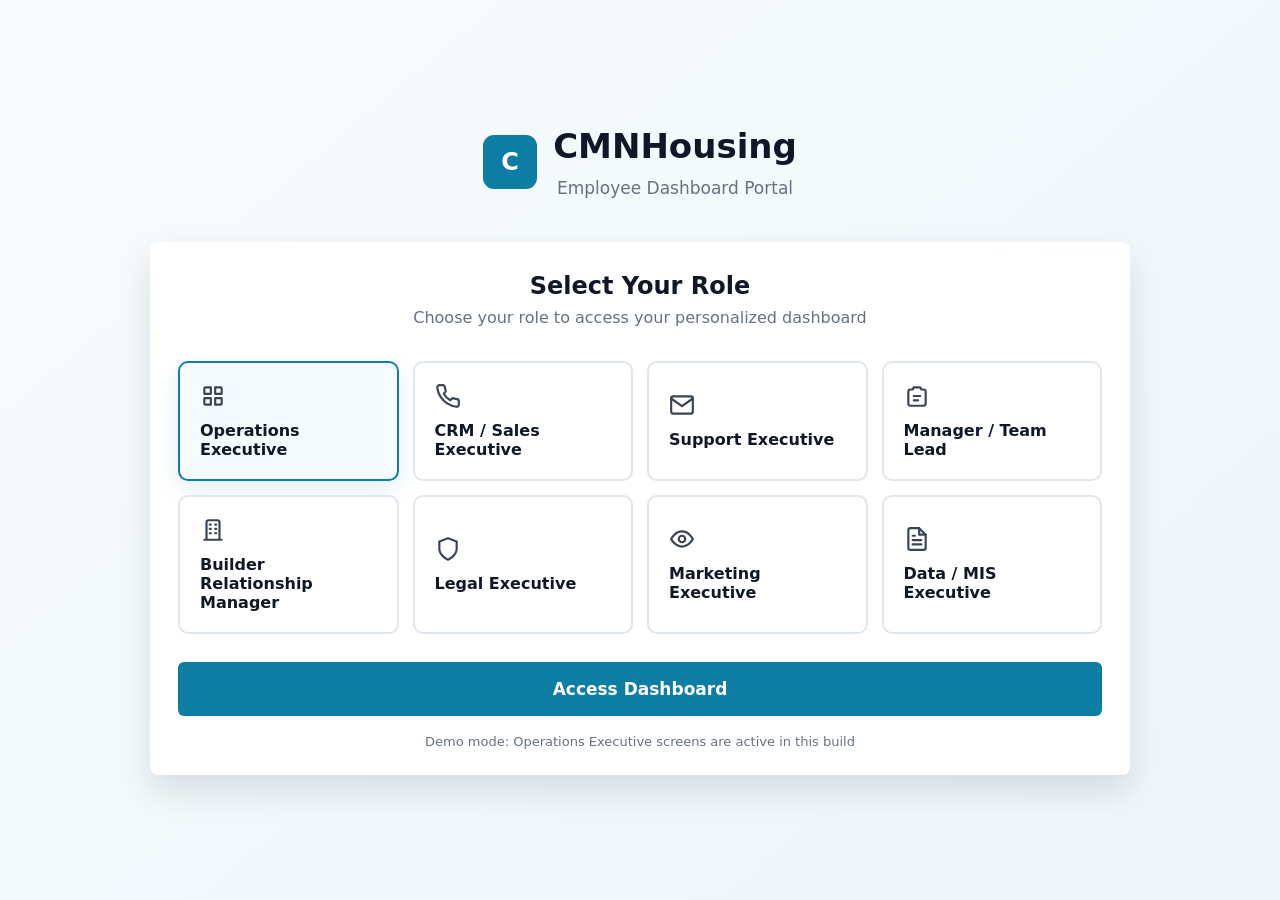
<file: index.html>
<!DOCTYPE html>
<html lang="en">
<head>
  <meta charset="UTF-8">
  <meta name="viewport" content="width=device-width, initial-scale=1.0">
  <title>CMNHousing | Employee Dashboard Portal</title>
  <link rel="stylesheet" href="assets/css/styles.css">
</head>
<body class="portal-page">
<div style="display: none;">
<svg xmlns="http://www.w3.org/2000/svg">
  <symbol id="building" viewBox="0 0 24 24"><path d="M4 21h16M6 21V5a2 2 0 0 1 2-2h8a2 2 0 0 1 2 2v16M9 7h1M14 7h1M9 11h1M14 11h1M9 15h1M14 15h1" fill="none" stroke="currentColor" stroke-width="2" stroke-linecap="round"/></symbol>
  <symbol id="dashboard" viewBox="0 0 24 24"><path d="M4 5a1 1 0 0 1 1-1h5v6H4V5Zm10-1h5a1 1 0 0 1 1 1v5h-6V4ZM4 14h6v6H5a1 1 0 0 1-1-1v-5Zm10 0h6v5a1 1 0 0 1-1 1h-5v-6Z" fill="none" stroke="currentColor" stroke-width="2" stroke-linejoin="round"/></symbol>
  <symbol id="clipboard" viewBox="0 0 24 24"><path d="M9 4h6l1 2h2a2 2 0 0 1 2 2v11a2 2 0 0 1-2 2H6a2 2 0 0 1-2-2V8a2 2 0 0 1 2-2h2l1-2Zm0 8h6M9 16h4" fill="none" stroke="currentColor" stroke-width="2" stroke-linecap="round" stroke-linejoin="round"/></symbol>
  <symbol id="check-circle" viewBox="0 0 24 24"><path d="M21 11.1V12a9 9 0 1 1-5.34-8.23M21 4 12 13l-3-3" fill="none" stroke="currentColor" stroke-width="2" stroke-linecap="round" stroke-linejoin="round"/></symbol>
  <symbol id="x-circle" viewBox="0 0 24 24"><path d="M15 9 9 15M9 9l6 6M21 12a9 9 0 1 1-18 0 9 9 0 0 1 18 0Z" fill="none" stroke="currentColor" stroke-width="2" stroke-linecap="round"/></symbol>
  <symbol id="alert-triangle" viewBox="0 0 24 24"><path d="m12 3 10 18H2L12 3Zm0 7v4m0 4h.01" fill="none" stroke="currentColor" stroke-width="2" stroke-linecap="round" stroke-linejoin="round"/></symbol>
  <symbol id="bell" viewBox="0 0 24 24"><path d="M18 8a6 6 0 0 0-12 0c0 7-3 7-3 9h18c0-2-3-2-3-9ZM13.73 21a2 2 0 0 1-3.46 0" fill="none" stroke="currentColor" stroke-width="2" stroke-linecap="round" stroke-linejoin="round"/></symbol>
  <symbol id="search" viewBox="0 0 24 24"><path d="m21 21-4.35-4.35M11 19a8 8 0 1 1 0-16 8 8 0 0 1 0 16Z" fill="none" stroke="currentColor" stroke-width="2" stroke-linecap="round"/></symbol>
  <symbol id="settings" viewBox="0 0 24 24"><path d="M12 15.5a3.5 3.5 0 1 0 0-7 3.5 3.5 0 0 0 0 7Z" fill="none" stroke="currentColor" stroke-width="2"/><path d="M19.4 15a1.8 1.8 0 0 0 .36 1.98l.05.05a2 2 0 1 1-2.83 2.83l-.05-.05A1.8 1.8 0 0 0 15 19.4a1.8 1.8 0 0 0-1 .6 1.8 1.8 0 0 0-.4 1.15V21a2 2 0 1 1-4 0v-.07A1.8 1.8 0 0 0 8.4 19.4a1.8 1.8 0 0 0-1.98.36l-.05.05a2 2 0 1 1-2.83-2.83l.05-.05A1.8 1.8 0 0 0 4.6 15a1.8 1.8 0 0 0-.6-1 1.8 1.8 0 0 0-1.15-.4H3a2 2 0 1 1 0-4h.07A1.8 1.8 0 0 0 4.6 8.4a1.8 1.8 0 0 0-.36-1.98l-.05-.05a2 2 0 1 1 2.83-2.83l.05.05A1.8 1.8 0 0 0 9 4.6a1.8 1.8 0 0 0 1-.6 1.8 1.8 0 0 0 .4-1.15V3a2 2 0 1 1 4 0v.07A1.8 1.8 0 0 0 15.6 4.6a1.8 1.8 0 0 0 1.98-.36l.05-.05a2 2 0 1 1 2.83 2.83l-.05.05A1.8 1.8 0 0 0 19.4 9c.2.38.5.72.88.94.28.17.62.25.95.25H21a2 2 0 1 1 0 4h-.07a1.8 1.8 0 0 0-1.53.81Z" fill="none" stroke="currentColor" stroke-width="1.8" stroke-linejoin="round"/></symbol>
  <symbol id="logout" viewBox="0 0 24 24"><path d="M10 17l5-5-5-5M15 12H3M21 3v18h-7" fill="none" stroke="currentColor" stroke-width="2" stroke-linecap="round" stroke-linejoin="round"/></symbol>
  <symbol id="eye" viewBox="0 0 24 24"><path d="M2 12s3.5-7 10-7 10 7 10 7-3.5 7-10 7S2 12 2 12Z" fill="none" stroke="currentColor" stroke-width="2"/><circle cx="12" cy="12" r="3" fill="none" stroke="currentColor" stroke-width="2"/></symbol>
  <symbol id="edit" viewBox="0 0 24 24"><path d="M12 20h9M16.5 3.5a2.12 2.12 0 0 1 3 3L7 19l-4 1 1-4 12.5-12.5Z" fill="none" stroke="currentColor" stroke-width="2" stroke-linecap="round" stroke-linejoin="round"/></symbol>
  <symbol id="chevron-left" viewBox="0 0 24 24"><path d="m15 18-6-6 6-6" fill="none" stroke="currentColor" stroke-width="2" stroke-linecap="round" stroke-linejoin="round"/></symbol>
  <symbol id="chevron-right" viewBox="0 0 24 24"><path d="m9 18 6-6-6-6" fill="none" stroke="currentColor" stroke-width="2" stroke-linecap="round" stroke-linejoin="round"/></symbol>
  <symbol id="arrow-up" viewBox="0 0 24 24"><path d="M12 19V5M5 12l7-7 7 7" fill="none" stroke="currentColor" stroke-width="2" stroke-linecap="round" stroke-linejoin="round"/></symbol>
  <symbol id="arrow-down" viewBox="0 0 24 24"><path d="M12 5v14M19 12l-7 7-7-7" fill="none" stroke="currentColor" stroke-width="2" stroke-linecap="round" stroke-linejoin="round"/></symbol>
  <symbol id="more-vertical" viewBox="0 0 24 24"><circle cx="12" cy="12" r="2" fill="currentColor"/><circle cx="12" cy="5" r="2" fill="currentColor"/><circle cx="12" cy="19" r="2" fill="currentColor"/></symbol>
  <symbol id="download" viewBox="0 0 24 24"><path d="M21 15v4a2 2 0 0 1-2 2H5a2 2 0 0 1-2-2v-4M7 10l5 5 5-5M12 15V3" fill="none" stroke="currentColor" stroke-width="2" stroke-linecap="round" stroke-linejoin="round"/></symbol>
  <symbol id="filter" viewBox="0 0 24 24"><polygon points="22 3 2 3 10 12.46 10 19 14 21 14 12.46 22 3" fill="none" stroke="currentColor" stroke-width="2" stroke-linecap="round" stroke-linejoin="round"/></symbol>
  <symbol id="map-pin" viewBox="0 0 24 24"><path d="M21 10c0 7-9 13-9 13s-9-6-9-13a9 9 0 0 1 18 0z" fill="none" stroke="currentColor" stroke-width="2" stroke-linecap="round" stroke-linejoin="round"/><circle cx="12" cy="10" r="3" fill="none" stroke="currentColor" stroke-width="2" stroke-linecap="round" stroke-linejoin="round"/></symbol>
  <symbol id="phone" viewBox="0 0 24 24"><path d="M22 16.92v3a2 2 0 0 1-2.18 2 19.79 19.79 0 0 1-8.63-3.07 19.5 19.5 0 0 1-6-6 19.79 19.79 0 0 1-3.07-8.67A2 2 0 0 1 4.11 2h3a2 2 0 0 1 2 1.72 12.84 12.84 0 0 0 .7 2.81 2 2 0 0 1-.45 2.11L8.09 9.91a16 16 0 0 0 6 6l1.27-1.27a2 2 0 0 1 2.11-.45 12.84 12.84 0 0 0 2.81.7A2 2 0 0 1 22 16.92z" fill="none" stroke="currentColor" stroke-width="2" stroke-linecap="round" stroke-linejoin="round"/></symbol>
  <symbol id="mail" viewBox="0 0 24 24"><path d="M4 4h16c1.1 0 2 .9 2 2v12c0 1.1-.9 2-2 2H4c-1.1 0-2-.9-2-2V6c0-1.1.9-2 2-2z" fill="none" stroke="currentColor" stroke-width="2" stroke-linecap="round" stroke-linejoin="round"/><polyline points="22,6 12,13 2,6" fill="none" stroke="currentColor" stroke-width="2" stroke-linecap="round" stroke-linejoin="round"/></symbol>
  <symbol id="shield" viewBox="0 0 24 24"><path d="M12 22s8-4 8-10V5l-8-3-8 3v7c0 6 8 10 8 10z" fill="none" stroke="currentColor" stroke-width="2" stroke-linecap="round" stroke-linejoin="round"/></symbol>
  <symbol id="file-text" viewBox="0 0 24 24"><path d="M14 2H6a2 2 0 0 0-2 2v16a2 2 0 0 0 2 2h12a2 2 0 0 0 2-2V8z" fill="none" stroke="currentColor" stroke-width="2" stroke-linecap="round" stroke-linejoin="round"/><polyline points="14 2 14 8 20 8" fill="none" stroke="currentColor" stroke-width="2" stroke-linecap="round" stroke-linejoin="round"/><line x1="16" y1="13" x2="8" y2="13" fill="none" stroke="currentColor" stroke-width="2" stroke-linecap="round" stroke-linejoin="round"/><line x1="16" y1="17" x2="8" y2="17" fill="none" stroke="currentColor" stroke-width="2" stroke-linecap="round" stroke-linejoin="round"/><polyline points="10 9 9 9 8 9" fill="none" stroke="currentColor" stroke-width="2" stroke-linecap="round" stroke-linejoin="round"/></symbol>
  <symbol id="send" viewBox="0 0 24 24"><line x1="22" y1="2" x2="11" y2="13" fill="none" stroke="currentColor" stroke-width="2" stroke-linecap="round" stroke-linejoin="round"/><polygon points="22 2 15 22 11 13 2 9 22 2" fill="none" stroke="currentColor" stroke-width="2" stroke-linecap="round" stroke-linejoin="round"/></symbol>
  <symbol id="bar-chart-2" viewBox="0 0 24 24"><line x1="18" y1="20" x2="18" y2="10" fill="none" stroke="currentColor" stroke-width="2" stroke-linecap="round" stroke-linejoin="round"/><line x1="12" y1="20" x2="12" y2="4" fill="none" stroke="currentColor" stroke-width="2" stroke-linecap="round" stroke-linejoin="round"/><line x1="6" y1="20" x2="6" y2="14" fill="none" stroke="currentColor" stroke-width="2" stroke-linecap="round" stroke-linejoin="round"/></symbol>
  <symbol id="check" viewBox="0 0 24 24"><polyline points="20 6 9 17 4 12" fill="none" stroke="currentColor" stroke-width="2" stroke-linecap="round" stroke-linejoin="round"/></symbol>
</svg>

</div>

  <main class="portal-shell">
    <section class="portal-brand" aria-label="CMNHousing">
      <div class="brand-mark">C</div>
      <div>
        <h1>CMNHousing</h1>
        <p>Employee Dashboard Portal</p>
      </div>
    </section>

    <section class="role-panel">
      <header class="panel-heading">
        <h2>Select Your Role</h2>
        <p>Choose your role to access your personalized dashboard</p>
      </header>

      <div class="role-grid" aria-label="Employee roles">
        <a class="role-card available" href="operations-executive/dashboard.html">
          <svg class="icon role-icon"><use href="#dashboard"></use></svg>
          <span>Operations Executive</span>
        </a>
        <span class="role-card disabled">
          <svg class="icon role-icon"><use href="#phone"></use></svg>
          <span>CRM / Sales Executive</span>
        </span>
        <span class="role-card disabled">
          <svg class="icon role-icon"><use href="#mail"></use></svg>
          <span>Support Executive</span>
        </span>
        <span class="role-card disabled">
          <svg class="icon role-icon"><use href="#clipboard"></use></svg>
          <span>Manager / Team Lead</span>
        </span>
        <span class="role-card disabled">
          <svg class="icon role-icon"><use href="#building"></use></svg>
          <span>Builder Relationship Manager</span>
        </span>
        <span class="role-card disabled">
          <svg class="icon role-icon"><use href="#shield"></use></svg>
          <span>Legal Executive</span>
        </span>
        <span class="role-card disabled">
          <svg class="icon role-icon"><use href="#eye"></use></svg>
          <span>Marketing Executive</span>
        </span>
        <span class="role-card disabled">
          <svg class="icon role-icon"><use href="#file-text"></use></svg>
          <span>Data / MIS Executive</span>
        </span>
      </div>

      <a class="portal-button" href="operations-executive/dashboard.html">Access Dashboard</a>
      <p class="portal-note">Demo mode: Operations Executive screens are active in this build</p>
    </section>
  </main>
</body>
</html>
</file>
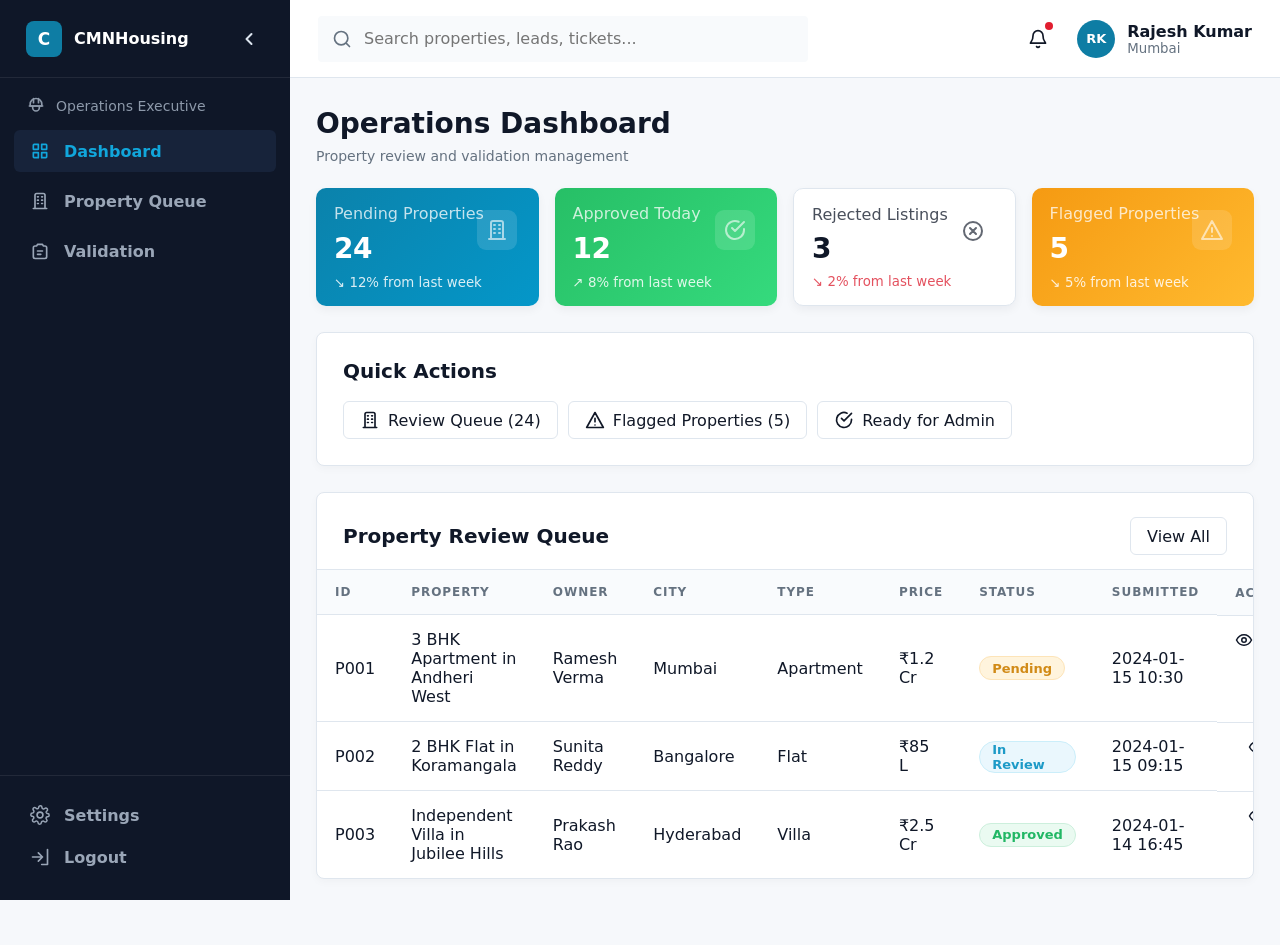
<file: operations-executive/dashboard.html>
<!DOCTYPE html>
<html lang="en">
<head>
  <meta charset="UTF-8">
  <meta name="viewport" content="width=device-width, initial-scale=1.0">
  <title>Operations Dashboard | CMNHousing</title>
  <link rel="stylesheet" href="../assets/css/styles.css">
</head>
<body>
<div style="display: none;">
<svg xmlns="http://www.w3.org/2000/svg">
  <symbol id="building" viewBox="0 0 24 24"><path d="M4 21h16M6 21V5a2 2 0 0 1 2-2h8a2 2 0 0 1 2 2v16M9 7h1M14 7h1M9 11h1M14 11h1M9 15h1M14 15h1" fill="none" stroke="currentColor" stroke-width="2" stroke-linecap="round"/></symbol>
  <symbol id="dashboard" viewBox="0 0 24 24"><path d="M4 5a1 1 0 0 1 1-1h5v6H4V5Zm10-1h5a1 1 0 0 1 1 1v5h-6V4ZM4 14h6v6H5a1 1 0 0 1-1-1v-5Zm10 0h6v5a1 1 0 0 1-1 1h-5v-6Z" fill="none" stroke="currentColor" stroke-width="2" stroke-linejoin="round"/></symbol>
  <symbol id="clipboard" viewBox="0 0 24 24"><path d="M9 4h6l1 2h2a2 2 0 0 1 2 2v11a2 2 0 0 1-2 2H6a2 2 0 0 1-2-2V8a2 2 0 0 1 2-2h2l1-2Zm0 8h6M9 16h4" fill="none" stroke="currentColor" stroke-width="2" stroke-linecap="round" stroke-linejoin="round"/></symbol>
  <symbol id="check-circle" viewBox="0 0 24 24"><path d="M21 11.1V12a9 9 0 1 1-5.34-8.23M21 4 12 13l-3-3" fill="none" stroke="currentColor" stroke-width="2" stroke-linecap="round" stroke-linejoin="round"/></symbol>
  <symbol id="x-circle" viewBox="0 0 24 24"><path d="M15 9 9 15M9 9l6 6M21 12a9 9 0 1 1-18 0 9 9 0 0 1 18 0Z" fill="none" stroke="currentColor" stroke-width="2" stroke-linecap="round"/></symbol>
  <symbol id="alert-triangle" viewBox="0 0 24 24"><path d="m12 3 10 18H2L12 3Zm0 7v4m0 4h.01" fill="none" stroke="currentColor" stroke-width="2" stroke-linecap="round" stroke-linejoin="round"/></symbol>
  <symbol id="bell" viewBox="0 0 24 24"><path d="M18 8a6 6 0 0 0-12 0c0 7-3 7-3 9h18c0-2-3-2-3-9ZM13.73 21a2 2 0 0 1-3.46 0" fill="none" stroke="currentColor" stroke-width="2" stroke-linecap="round" stroke-linejoin="round"/></symbol>
  <symbol id="search" viewBox="0 0 24 24"><path d="m21 21-4.35-4.35M11 19a8 8 0 1 1 0-16 8 8 0 0 1 0 16Z" fill="none" stroke="currentColor" stroke-width="2" stroke-linecap="round"/></symbol>
  <symbol id="settings" viewBox="0 0 24 24"><path d="M12 15.5a3.5 3.5 0 1 0 0-7 3.5 3.5 0 0 0 0 7Z" fill="none" stroke="currentColor" stroke-width="2"/><path d="M19.4 15a1.8 1.8 0 0 0 .36 1.98l.05.05a2 2 0 1 1-2.83 2.83l-.05-.05A1.8 1.8 0 0 0 15 19.4a1.8 1.8 0 0 0-1 .6 1.8 1.8 0 0 0-.4 1.15V21a2 2 0 1 1-4 0v-.07A1.8 1.8 0 0 0 8.4 19.4a1.8 1.8 0 0 0-1.98.36l-.05.05a2 2 0 1 1-2.83-2.83l.05-.05A1.8 1.8 0 0 0 4.6 15a1.8 1.8 0 0 0-.6-1 1.8 1.8 0 0 0-1.15-.4H3a2 2 0 1 1 0-4h.07A1.8 1.8 0 0 0 4.6 8.4a1.8 1.8 0 0 0-.36-1.98l-.05-.05a2 2 0 1 1 2.83-2.83l.05.05A1.8 1.8 0 0 0 9 4.6a1.8 1.8 0 0 0 1-.6 1.8 1.8 0 0 0 .4-1.15V3a2 2 0 1 1 4 0v.07A1.8 1.8 0 0 0 15.6 4.6a1.8 1.8 0 0 0 1.98-.36l.05-.05a2 2 0 1 1 2.83 2.83l-.05.05A1.8 1.8 0 0 0 19.4 9c.2.38.5.72.88.94.28.17.62.25.95.25H21a2 2 0 1 1 0 4h-.07a1.8 1.8 0 0 0-1.53.81Z" fill="none" stroke="currentColor" stroke-width="1.8" stroke-linejoin="round"/></symbol>
  <symbol id="logout" viewBox="0 0 24 24"><path d="M10 17l5-5-5-5M15 12H3M21 3v18h-7" fill="none" stroke="currentColor" stroke-width="2" stroke-linecap="round" stroke-linejoin="round"/></symbol>
  <symbol id="eye" viewBox="0 0 24 24"><path d="M2 12s3.5-7 10-7 10 7 10 7-3.5 7-10 7S2 12 2 12Z" fill="none" stroke="currentColor" stroke-width="2"/><circle cx="12" cy="12" r="3" fill="none" stroke="currentColor" stroke-width="2"/></symbol>
  <symbol id="edit" viewBox="0 0 24 24"><path d="M12 20h9M16.5 3.5a2.12 2.12 0 0 1 3 3L7 19l-4 1 1-4 12.5-12.5Z" fill="none" stroke="currentColor" stroke-width="2" stroke-linecap="round" stroke-linejoin="round"/></symbol>
  <symbol id="chevron-left" viewBox="0 0 24 24"><path d="m15 18-6-6 6-6" fill="none" stroke="currentColor" stroke-width="2" stroke-linecap="round" stroke-linejoin="round"/></symbol>
  <symbol id="chevron-right" viewBox="0 0 24 24"><path d="m9 18 6-6-6-6" fill="none" stroke="currentColor" stroke-width="2" stroke-linecap="round" stroke-linejoin="round"/></symbol>
  <symbol id="arrow-up" viewBox="0 0 24 24"><path d="M12 19V5M5 12l7-7 7 7" fill="none" stroke="currentColor" stroke-width="2" stroke-linecap="round" stroke-linejoin="round"/></symbol>
  <symbol id="arrow-down" viewBox="0 0 24 24"><path d="M12 5v14M19 12l-7 7-7-7" fill="none" stroke="currentColor" stroke-width="2" stroke-linecap="round" stroke-linejoin="round"/></symbol>
  <symbol id="more-vertical" viewBox="0 0 24 24"><circle cx="12" cy="12" r="2" fill="currentColor"/><circle cx="12" cy="5" r="2" fill="currentColor"/><circle cx="12" cy="19" r="2" fill="currentColor"/></symbol>
  <symbol id="download" viewBox="0 0 24 24"><path d="M21 15v4a2 2 0 0 1-2 2H5a2 2 0 0 1-2-2v-4M7 10l5 5 5-5M12 15V3" fill="none" stroke="currentColor" stroke-width="2" stroke-linecap="round" stroke-linejoin="round"/></symbol>
  <symbol id="filter" viewBox="0 0 24 24"><polygon points="22 3 2 3 10 12.46 10 19 14 21 14 12.46 22 3" fill="none" stroke="currentColor" stroke-width="2" stroke-linecap="round" stroke-linejoin="round"/></symbol>
  <symbol id="map-pin" viewBox="0 0 24 24"><path d="M21 10c0 7-9 13-9 13s-9-6-9-13a9 9 0 0 1 18 0z" fill="none" stroke="currentColor" stroke-width="2" stroke-linecap="round" stroke-linejoin="round"/><circle cx="12" cy="10" r="3" fill="none" stroke="currentColor" stroke-width="2" stroke-linecap="round" stroke-linejoin="round"/></symbol>
  <symbol id="phone" viewBox="0 0 24 24"><path d="M22 16.92v3a2 2 0 0 1-2.18 2 19.79 19.79 0 0 1-8.63-3.07 19.5 19.5 0 0 1-6-6 19.79 19.79 0 0 1-3.07-8.67A2 2 0 0 1 4.11 2h3a2 2 0 0 1 2 1.72 12.84 12.84 0 0 0 .7 2.81 2 2 0 0 1-.45 2.11L8.09 9.91a16 16 0 0 0 6 6l1.27-1.27a2 2 0 0 1 2.11-.45 12.84 12.84 0 0 0 2.81.7A2 2 0 0 1 22 16.92z" fill="none" stroke="currentColor" stroke-width="2" stroke-linecap="round" stroke-linejoin="round"/></symbol>
  <symbol id="mail" viewBox="0 0 24 24"><path d="M4 4h16c1.1 0 2 .9 2 2v12c0 1.1-.9 2-2 2H4c-1.1 0-2-.9-2-2V6c0-1.1.9-2 2-2z" fill="none" stroke="currentColor" stroke-width="2" stroke-linecap="round" stroke-linejoin="round"/><polyline points="22,6 12,13 2,6" fill="none" stroke="currentColor" stroke-width="2" stroke-linecap="round" stroke-linejoin="round"/></symbol>
  <symbol id="shield" viewBox="0 0 24 24"><path d="M12 22s8-4 8-10V5l-8-3-8 3v7c0 6 8 10 8 10z" fill="none" stroke="currentColor" stroke-width="2" stroke-linecap="round" stroke-linejoin="round"/></symbol>
  <symbol id="file-text" viewBox="0 0 24 24"><path d="M14 2H6a2 2 0 0 0-2 2v16a2 2 0 0 0 2 2h12a2 2 0 0 0 2-2V8z" fill="none" stroke="currentColor" stroke-width="2" stroke-linecap="round" stroke-linejoin="round"/><polyline points="14 2 14 8 20 8" fill="none" stroke="currentColor" stroke-width="2" stroke-linecap="round" stroke-linejoin="round"/><line x1="16" y1="13" x2="8" y2="13" fill="none" stroke="currentColor" stroke-width="2" stroke-linecap="round" stroke-linejoin="round"/><line x1="16" y1="17" x2="8" y2="17" fill="none" stroke="currentColor" stroke-width="2" stroke-linecap="round" stroke-linejoin="round"/><polyline points="10 9 9 9 8 9" fill="none" stroke="currentColor" stroke-width="2" stroke-linecap="round" stroke-linejoin="round"/></symbol>
  <symbol id="send" viewBox="0 0 24 24"><line x1="22" y1="2" x2="11" y2="13" fill="none" stroke="currentColor" stroke-width="2" stroke-linecap="round" stroke-linejoin="round"/><polygon points="22 2 15 22 11 13 2 9 22 2" fill="none" stroke="currentColor" stroke-width="2" stroke-linecap="round" stroke-linejoin="round"/></symbol>
  <symbol id="bar-chart-2" viewBox="0 0 24 24"><line x1="18" y1="20" x2="18" y2="10" fill="none" stroke="currentColor" stroke-width="2" stroke-linecap="round" stroke-linejoin="round"/><line x1="12" y1="20" x2="12" y2="4" fill="none" stroke="currentColor" stroke-width="2" stroke-linecap="round" stroke-linejoin="round"/><line x1="6" y1="20" x2="6" y2="14" fill="none" stroke="currentColor" stroke-width="2" stroke-linecap="round" stroke-linejoin="round"/></symbol>
  <symbol id="check" viewBox="0 0 24 24"><polyline points="20 6 9 17 4 12" fill="none" stroke="currentColor" stroke-width="2" stroke-linecap="round" stroke-linejoin="round"/></symbol>
</svg>

</div>

  <div class="app-shell">
    <aside class="sidebar">
      <div class="sidebar-brand"><a href="../index.html"><span class="brand-mark small">C</span><strong>CMNHousing</strong></a><button class="sidebar-toggle" type="button" aria-label="Collapse sidebar"><svg class="icon" viewBox="0 0 24 24" aria-hidden="true"><path d="m15 18-6-6 6-6" fill="none" stroke="currentColor" stroke-width="2.4" stroke-linecap="round" stroke-linejoin="round"/></svg></button></div>
      <p class="role-label"><svg class="icon" viewBox="0 0 24 24" aria-hidden="true"><path d="M12 3a7 7 0 0 0-7 7v2h14v-2a7 7 0 0 0-7-7Z" fill="none" stroke="currentColor" stroke-width="2" stroke-linejoin="round"/><path d="M4 12h16M8 12v2a4 4 0 0 0 8 0v-2M9 3v5M15 3v5" fill="none" stroke="currentColor" stroke-width="2" stroke-linecap="round"/></svg><span>Operations Executive</span></p>
      <nav class="sidebar-nav">
        <a class="active" href="dashboard.html"><svg class="icon"><use href="#dashboard"></use></svg><span>Dashboard</span></a>
        <a href="property-queue.html"><svg class="icon"><use href="#building"></use></svg><span>Property Queue</span></a>
        <a href="validation.html"><svg class="icon"><use href="#clipboard"></use></svg><span>Validation</span></a>
      </nav>
      <div class="sidebar-footer">
        <a href="#"><svg class="icon"><use href="#settings"></use></svg><span>Settings</span></a>
        <a href="../index.html"><svg class="icon"><use href="#logout"></use></svg><span>Logout</span></a>
      </div>
    </aside>

    <main class="content-shell">
      <header class="topbar">
        <label class="search-box"><svg class="icon"><use href="#search"></use></svg><input type="search" placeholder="Search properties, leads, tickets..."></label>
        <div class="topbar-actions">
          <details class="notify-menu">
            <summary class="notify-button" aria-label="Notifications"><svg class="icon" viewBox="0 0 24 24" aria-hidden="true"><path d="M18 8a6 6 0 0 0-12 0c0 7-3 7-3 9h18c0-2-3-2-3-9Z" fill="none" stroke="currentColor" stroke-width="2" stroke-linecap="round" stroke-linejoin="round"/><path d="M13.73 21a2 2 0 0 1-3.46 0" fill="none" stroke="currentColor" stroke-width="2" stroke-linecap="round"/></svg><span></span></summary>
            <div class="notify-card">
              <h2>Notifications</h2>
              <p>New property submission pending review <small>5m ago</small></p>
              <p>Lead assigned: Sharma family <small>15m ago</small></p>
              <p>SLA breach warning: Ticket #1234 <small>1h ago</small></p>
              <a href="notifications.html">View all notifications</a>
            </div>
          </details>
          <details class="user-menu">
            <summary><span class="avatar">RK</span><span><strong>Rajesh Kumar</strong><small>Mumbai</small></span></summary>
            <div class="menu-card">
              <strong>Rajesh Kumar</strong>
              <small>Operations Executive</small>
              <a href="#">Profile Settings</a>
              <a href="#">Help &amp; Support</a>
              <a class="danger" href="../index.html">Logout</a>
            </div>
          </details>
        </div>
      </header>

      <section class="page-content">
        <header class="page-title">
          <h1>Operations Dashboard</h1>
          <p>Property review and validation management</p>
        </header>

        <section class="metric-grid">
          <article class="metric-card blue"><span>Pending Properties</span><strong>24</strong><small>↘ 12% from last week</small><i><svg class="icon"><use href="#building"></use></svg></i></article>
          <article class="metric-card green"><span>Approved Today</span><strong>12</strong><small>↗ 8% from last week</small><i><svg class="icon"><use href="#check-circle"></use></svg></i></article>
          <article class="metric-card white"><span>Rejected Listings</span><strong>3</strong><small class="down">↘ 2% from last week</small><i><svg class="icon"><use href="#x-circle"></use></svg></i></article>
          <article class="metric-card amber"><span>Flagged Properties</span><strong>5</strong><small>↘ 5% from last week</small><i><svg class="icon"><use href="#alert-triangle"></use></svg></i></article>
        </section>

        <section class="panel">
          <h2>Quick Actions</h2>
          <div class="action-row">
            <a href="property-queue.html"><svg class="icon"><use href="#building"></use></svg>Review Queue (24)</a>
            <a href="validation.html"><svg class="icon"><use href="#alert-triangle"></use></svg>Flagged Properties (5)</a>
            <a href="validation.html"><svg class="icon"><use href="#check-circle"></use></svg>Ready for Admin</a>
          </div>
        </section>

        <section class="panel table-panel">
          <div class="panel-title-row">
            <h2>Property Review Queue</h2>
            <a class="light-button" href="property-queue.html">View All</a>
          </div>
          <div class="table-wrap">
            <table>
              <thead><tr><th>ID</th><th>Property</th><th>Owner</th><th>City</th><th>Type</th><th>Price</th><th>Status</th><th>Submitted</th><th>Actions</th></tr></thead>
              <tbody>
                <tr><td>P001</td><td>3 BHK Apartment in Andheri West</td><td>Ramesh Verma</td><td>Mumbai</td><td>Apartment</td><td>₹1.2 Cr</td><td><span class="badge pending">Pending</span></td><td>2024-01-15 10:30</td><td class="icons"><svg class="icon"><use href="#eye"></use></svg><svg class="icon"><use href="#edit"></use></svg><svg class="icon success"><use href="#check-circle"></use></svg></td></tr>
                <tr><td>P002</td><td>2 BHK Flat in Koramangala</td><td>Sunita Reddy</td><td>Bangalore</td><td>Flat</td><td>₹85 L</td><td><span class="badge review">In Review</span></td><td>2024-01-15 09:15</td><td class="icons"><svg class="icon"><use href="#eye"></use></svg><svg class="icon"><use href="#edit"></use></svg></td></tr>
                <tr><td>P003</td><td>Independent Villa in Jubilee Hills</td><td>Prakash Rao</td><td>Hyderabad</td><td>Villa</td><td>₹2.5 Cr</td><td><span class="badge approved">Approved</span></td><td>2024-01-14 16:45</td><td class="icons"><svg class="icon"><use href="#eye"></use></svg><svg class="icon"><use href="#edit"></use></svg></td></tr>
              </tbody>
            </table>
          </div>
        </section>
      </section>
    </main>
  </div>
  <script src="../assets/js/app.js"></script>
</body>
</html>
</file>
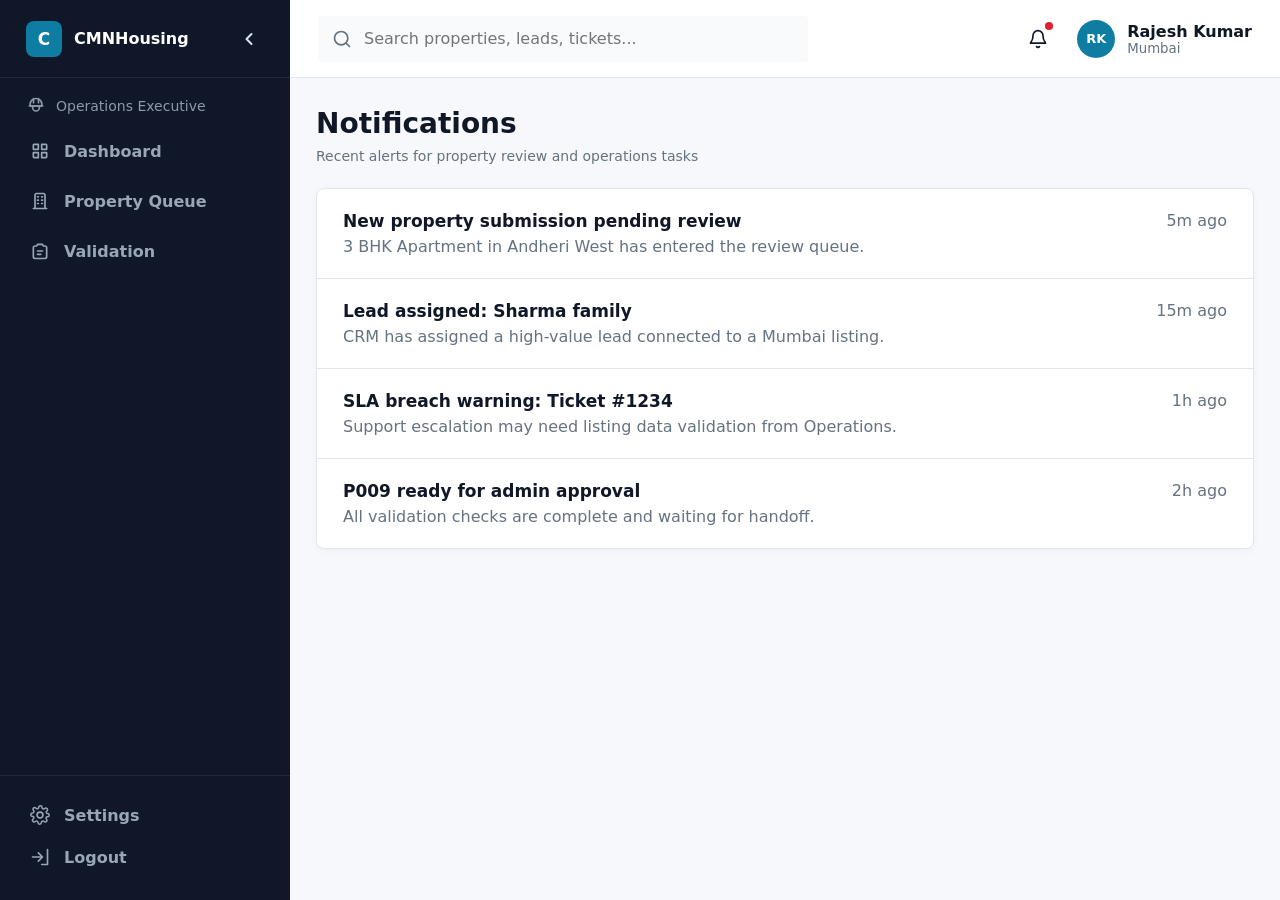
<file: operations-executive/notifications.html>
<!DOCTYPE html>
<html lang="en">
<head>
  <meta charset="UTF-8">
  <meta name="viewport" content="width=device-width, initial-scale=1.0">
  <title>Notifications | CMNHousing</title>
  <link rel="stylesheet" href="../assets/css/styles.css">
</head>
<body>
  <div class="app-shell">
    <aside class="sidebar">
      <div class="sidebar-brand"><a href="../index.html"><span class="brand-mark small">C</span><strong>CMNHousing</strong></a><button class="sidebar-toggle" type="button" aria-label="Collapse sidebar"><svg class="icon" viewBox="0 0 24 24" aria-hidden="true"><path d="m15 18-6-6 6-6" fill="none" stroke="currentColor" stroke-width="2.4" stroke-linecap="round" stroke-linejoin="round"/></svg></button></div>
      <p class="role-label"><svg class="icon" viewBox="0 0 24 24" aria-hidden="true"><path d="M12 3a7 7 0 0 0-7 7v2h14v-2a7 7 0 0 0-7-7Z" fill="none" stroke="currentColor" stroke-width="2" stroke-linejoin="round"/><path d="M4 12h16M8 12v2a4 4 0 0 0 8 0v-2M9 3v5M15 3v5" fill="none" stroke="currentColor" stroke-width="2" stroke-linecap="round"/></svg><span>Operations Executive</span></p>
      <nav class="sidebar-nav"><a href="dashboard.html"><svg class="icon"><use href="../assets/icons.svg#dashboard"></use></svg><span>Dashboard</span></a><a href="property-queue.html"><svg class="icon"><use href="../assets/icons.svg#building"></use></svg><span>Property Queue</span></a><a href="validation.html"><svg class="icon"><use href="../assets/icons.svg#clipboard"></use></svg><span>Validation</span></a></nav>
      <div class="sidebar-footer"><a href="#"><svg class="icon"><use href="../assets/icons.svg#settings"></use></svg><span>Settings</span></a><a href="../index.html"><svg class="icon"><use href="../assets/icons.svg#logout"></use></svg><span>Logout</span></a></div>
    </aside>
    <main class="content-shell">
      <header class="topbar">
        <label class="search-box"><svg class="icon"><use href="../assets/icons.svg#search"></use></svg><input type="search" placeholder="Search properties, leads, tickets..."></label>
        <div class="topbar-actions"><details class="notify-menu"><summary class="notify-button active-dot"><svg class="icon" viewBox="0 0 24 24" aria-hidden="true"><path d="M18 8a6 6 0 0 0-12 0c0 7-3 7-3 9h18c0-2-3-2-3-9Z" fill="none" stroke="currentColor" stroke-width="2" stroke-linecap="round" stroke-linejoin="round"/><path d="M13.73 21a2 2 0 0 1-3.46 0" fill="none" stroke="currentColor" stroke-width="2" stroke-linecap="round"/></svg><span></span></summary><div class="notify-card"><h2>Notifications</h2><p>New property submission pending review <small>5m ago</small></p><p>Lead assigned: Sharma family <small>15m ago</small></p><p>SLA breach warning: Ticket #1234 <small>1h ago</small></p><a href="notifications.html">View all notifications</a></div></details><details class="user-menu"><summary><span class="avatar">RK</span><span><strong>Rajesh Kumar</strong><small>Mumbai</small></span></summary><div class="menu-card"><strong>Rajesh Kumar</strong><small>Operations Executive</small><a href="#">Profile Settings</a><a href="#">Help &amp; Support</a><a class="danger" href="../index.html">Logout</a></div></details></div>
      </header>
      <section class="page-content">
        <header class="page-title"><h1>Notifications</h1><p>Recent alerts for property review and operations tasks</p></header>
        <section class="panel notification-list">
          <article><div><h2>New property submission pending review</h2><p>3 BHK Apartment in Andheri West has entered the review queue.</p></div><time>5m ago</time></article>
          <article><div><h2>Lead assigned: Sharma family</h2><p>CRM has assigned a high-value lead connected to a Mumbai listing.</p></div><time>15m ago</time></article>
          <article><div><h2>SLA breach warning: Ticket #1234</h2><p>Support escalation may need listing data validation from Operations.</p></div><time>1h ago</time></article>
          <article><div><h2>P009 ready for admin approval</h2><p>All validation checks are complete and waiting for handoff.</p></div><time>2h ago</time></article>
        </section>
      </section>
    </main>
  </div>
  <script src="../assets/js/app.js"></script>
</body>
</html>
</file>
<file: assets/css/styles.css>
:root {
  --bg: #f6f8fb;
  --panel: #ffffff;
  --line: #dfe6ee;
  --muted: #657280;
  --text: #101828;
  --nav: #0f1728;
  --nav-soft: #17233a;
  --primary: #0e7da4;
  --primary-strong: #087ba3;
  --green: #2ecc71;
  --amber: #f5a914;
  --red: #df3343;
  --shadow: 0 16px 34px rgba(15, 23, 42, .12);
  font-family: Inter, ui-sans-serif, system-ui, -apple-system, BlinkMacSystemFont, "Segoe UI", sans-serif;
}

* {
  box-sizing: border-box;
}

body {
  margin: 0;
  color: var(--text);
  background: var(--bg);
}

a {
  color: inherit;
  text-decoration: none;
}

button,
input {
  font: inherit;
}

button {
  cursor: pointer;
}

.icon {
  width: 20px;
  height: 20px;
  flex: 0 0 auto;
  display: inline-block;
  vertical-align: middle;
}

.portal-page {
  min-height: 100vh;
  background: linear-gradient(140deg, #f8fbfd 0%, #edf6fa 100%);
}

.portal-shell {
  min-height: 100vh;
  display: flex;
  flex-direction: column;
  align-items: center;
  justify-content: center;
  gap: 44px;
  padding: 48px 24px;
}

.portal-brand {
  display: flex;
  align-items: center;
  gap: 16px;
  text-align: center;
}

.brand-mark {
  width: 54px;
  height: 54px;
  display: inline-grid;
  place-items: center;
  border-radius: 11px;
  color: white;
  background: var(--primary);
  font-size: 24px;
  font-weight: 800;
}

.brand-mark.small {
  width: 36px;
  height: 36px;
  border-radius: 8px;
  font-size: 17px;
  flex: 0 0 auto;
}

.portal-brand h1 {
  margin: 0;
  font-size: 34px;
  letter-spacing: 0;
}

.portal-brand p {
  margin: 12px 0 0;
  color: var(--muted);
  font-size: 17px;
  text-align: center;
}

.role-panel {
  width: min(980px, 100%);
  padding: 30px 28px 26px;
  background: var(--panel);
  border-radius: 8px;
  box-shadow: var(--shadow);
}

.panel-heading {
  text-align: center;
  margin-bottom: 34px;
}

.panel-heading h2,
.panel h2,
.page-title h1 {
  margin: 0;
}

.panel-heading p,
.page-title p {
  margin: 8px 0 0;
  color: var(--muted);
  font-size: 16px;
}

.role-grid {
  display: grid;
  grid-template-columns: repeat(4, 1fr);
  gap: 14px;
}

.role-card {
  min-height: 100px;
  display: flex;
  flex-direction: column;
  justify-content: center;
  gap: 12px;
  padding: 20px;
  border: 2px solid var(--line);
  border-radius: 10px;
  font-weight: 700;
  background: #fff;
  transition: border-color .16s ease, box-shadow .16s ease, background .16s ease;
}

.role-card.available,
.role-card:hover {
  border-color: var(--primary);
  background: #f5fbfe;
  box-shadow: 0 8px 22px rgba(14, 125, 164, .12);
}

.role-card.disabled {
  cursor: not-allowed;
}

.role-icon {
  width: 26px;
  height: 26px;
  color: #394454;
  font-size: 24px;
}

.portal-button {
  display: grid;
  place-items: center;
  min-height: 54px;
  margin-top: 28px;
  border-radius: 6px;
  background: var(--primary);
  color: white;
  font-size: 17px;
  font-weight: 800;
}

.portal-note {
  margin: 18px 0 0;
  color: var(--muted);
  text-align: center;
  font-size: 13px;
}

.app-shell {
  min-height: 100vh;
  display: grid;
  grid-template-columns: 290px minmax(0, 1fr);
  transition: grid-template-columns .18s ease;
}

.app-shell.sidebar-collapsed {
  grid-template-columns: 84px minmax(0, 1fr);
}

.sidebar {
  position: sticky;
  top: 0;
  height: 100vh;
  display: flex;
  flex-direction: column;
  background: var(--nav);
  color: #c6d0df;
}

.sidebar-brand {
  height: 78px;
  display: flex;
  align-items: center;
  padding: 0 26px;
  color: white;
  border-bottom: 1px solid rgba(255, 255, 255, .08);
}

.sidebar-brand a {
  min-width: 0;
  display: flex;
  align-items: center;
  gap: 12px;
  color: white;
}

.sidebar-brand strong {
  white-space: nowrap;
}

.sidebar-toggle {
  margin-left: auto;
  width: 30px;
  height: 30px;
  display: grid;
  place-items: center;
  padding: 0;
  border: 0;
  border-radius: 6px;
  background: transparent;
  color: #dce5ef;
  font-size: 30px;
  line-height: 1;
}

.sidebar-toggle:hover {
  background: rgba(255, 255, 255, .08);
}

.role-label {
  display: flex;
  align-items: center;
  gap: 10px;
  margin: 18px 26px 14px;
  color: #8d99aa;
  font-size: 14px;
}

.sidebar-nav {
  display: grid;
  gap: 8px;
  padding: 0 14px;
}

.sidebar-nav a,
.sidebar-footer a {
  min-height: 42px;
  display: flex;
  align-items: center;
  gap: 14px;
  padding: 0 16px;
  border-radius: 6px;
  color: #9aa6b7;
  font-weight: 650;
}

.sidebar-collapsed .sidebar {
  align-items: center;
}

.sidebar-collapsed .sidebar-brand {
  width: 100%;
  justify-content: center;
  padding: 0;
}

.sidebar-collapsed .sidebar-brand strong,
.sidebar-collapsed .role-label span,
.sidebar-collapsed .sidebar-nav a span,
.sidebar-collapsed .sidebar-footer a span {
  display: none;
}

.sidebar-collapsed .sidebar-brand a {
  display: none;
}

.sidebar-collapsed .sidebar-toggle {
  margin: 0;
  transform: rotate(180deg);
}

.sidebar-collapsed .role-label {
  margin: 18px 0 14px;
}

.sidebar-collapsed .sidebar-nav,
.sidebar-collapsed .sidebar-footer {
  width: 100%;
  padding-left: 12px;
  padding-right: 12px;
}

.sidebar-collapsed .sidebar-nav a,
.sidebar-collapsed .sidebar-footer a {
  justify-content: center;
  padding: 0;
}

.sidebar-nav a.active {
  color: #11a6db;
  background: var(--nav-soft);
}

.sidebar-footer {
  margin-top: auto;
  padding: 18px 14px 22px;
  border-top: 1px solid rgba(255, 255, 255, .08);
}

.content-shell {
  min-width: 0;
}

.topbar {
  position: sticky;
  top: 0;
  z-index: 5;
  height: 78px;
  display: flex;
  align-items: center;
  justify-content: space-between;
  gap: 20px;
  padding: 0 28px;
  background: #fff;
  border-bottom: 1px solid var(--line);
}

.search-box {
  width: min(490px, 48vw);
  min-height: 46px;
  display: flex;
  align-items: center;
  gap: 10px;
  padding: 0 14px;
  border-radius: 4px;
  background: #f8fafc;
  color: var(--muted);
}

.search-box input {
  width: 100%;
  border: 0;
  outline: 0;
  background: transparent;
  color: var(--text);
}

.topbar-actions,
.user-chip,
.user-menu summary {
  display: flex;
  align-items: center;
}

.topbar-actions {
  gap: 22px;
}

.notify-menu {
  position: relative;
}

.notify-button {
  position: relative;
  width: 34px;
  height: 34px;
  display: grid;
  place-items: center;
  list-style: none;
  cursor: pointer;
  color: #111827;
  font-size: 20px;
  line-height: 1;
}

.notify-button::-webkit-details-marker {
  display: none;
}

.notify-button span {
  position: absolute;
  right: 2px;
  top: 0;
  width: 8px;
  height: 8px;
  border-radius: 999px;
  background: #e11d2f;
}

.notify-card {
  position: absolute;
  right: -8px;
  top: 48px;
  z-index: 20;
  width: 350px;
  overflow: hidden;
  background: #fff;
  border: 1px solid var(--line);
  border-radius: 6px;
  box-shadow: 0 8px 22px rgba(15, 23, 42, .16);
}

.notify-card h2 {
  margin: 0;
  padding: 14px 16px;
  border-bottom: 1px solid #eef2f6;
  font-size: 16px;
}

.notify-card p {
  margin: 0;
  padding: 14px 16px;
}

.notify-card small {
  display: block;
  margin-top: 6px;
  color: var(--muted);
}

.notify-card a {
  display: block;
  padding: 14px 16px;
  color: #0f718f;
  border-top: 1px solid #eef2f6;
}

.avatar {
  width: 38px;
  height: 38px;
  display: inline-grid;
  place-items: center;
  border-radius: 999px;
  background: var(--primary);
  color: #fff;
  font-size: 13px;
  font-weight: 800;
}

.user-chip,
.user-menu summary {
  gap: 12px;
}

.user-chip small,
.user-menu small {
  display: block;
  color: var(--muted);
}

.user-menu {
  position: relative;
}

.user-menu summary {
  list-style: none;
  cursor: pointer;
}

.user-menu summary::-webkit-details-marker {
  display: none;
}

.menu-card {
  position: absolute;
  right: 0;
  top: 48px;
  z-index: 20;
  width: 244px;
  overflow: hidden;
  background: #fff;
  border: 1px solid var(--line);
  border-radius: 6px;
  box-shadow: 0 8px 22px rgba(15, 23, 42, .16);
}

.menu-card strong,
.menu-card small {
  display: block;
  padding-left: 14px;
  padding-right: 14px;
}

.menu-card strong {
  padding-top: 14px;
}

.menu-card small {
  padding-bottom: 12px;
  border-bottom: 1px solid #eef2f6;
}

.menu-card a {
  display: block;
  padding: 12px 14px;
}

.menu-card .danger {
  color: #c91c2c;
  border-top: 1px solid #eef2f6;
}

.page-content {
  padding: 30px 26px 40px;
  min-width: 0;
  max-width: 100%;
}

.page-title {
  margin-bottom: 22px;
}

.page-title h1 {
  font-size: 28px;
  line-height: 1.15;
  margin: 0 0 6px;
}

.page-title p {
  margin: 0;
  max-width: 720px;
  color: var(--muted);
  font-size: 14px;
  line-height: 1.45;
}

.metric-grid {
  display: grid;
  grid-template-columns: repeat(4, minmax(190px, 1fr));
  gap: 16px;
  margin-bottom: 26px;
}

.metric-grid.three {
  grid-template-columns: repeat(3, minmax(220px, 1fr));
}

.metric-card {
  position: relative;
  min-height: 146px;
  padding: 24px 22px;
  border: 1px solid var(--line);
  border-radius: 10px;
  background: #fff;
  box-shadow: 0 4px 10px rgba(15, 23, 42, .05);
}

.metric-card span,
.metric-card small {
  display: block;
}

.metric-card span {
  color: inherit;
  opacity: .76;
}

.metric-card strong {
  display: block;
  margin: 6px 0 12px;
  font-size: 36px;
  line-height: 1;
}

.metric-card small {
  color: inherit;
  opacity: .85;
}

.metric-card i {
  position: absolute;
  right: 22px;
  top: 22px;
  width: 40px;
  height: 40px;
  display: grid;
  place-items: center;
  border-radius: 9px;
  background: rgba(255, 255, 255, .2);
  font-style: normal;
  font-weight: 800;
  opacity: .65;
}

.metric-card i .icon {
  width: 24px;
  height: 24px;
}

.metric-card.blue,
.metric-card.green,
.metric-card.amber {
  color: white;
  border: 0;
}

.metric-card.blue {
  background: linear-gradient(135deg, #0b82ab, #0497c9);
}

.metric-card.green {
  background: linear-gradient(135deg, #27bf66, #35da7d);
}

.metric-card.amber {
  background: linear-gradient(135deg, #f59a12, #ffba2f);
}

.metric-card.white .down {
  color: var(--red);
}

.panel {
  margin-bottom: 26px;
  padding: 26px;
  background: #fff;
  border: 1px solid var(--line);
  border-radius: 8px;
  box-shadow: 0 3px 8px rgba(15, 23, 42, .03);
}

.panel h2 {
  font-size: 20px;
}

.panel-title-row {
  display: flex;
  align-items: center;
  justify-content: space-between;
  gap: 12px;
  margin-bottom: 20px;
}

.panel-title-row button,
.light-button,
.action-row a {
  min-height: 38px;
  display: inline-flex;
  align-items: center;
  justify-content: center;
  gap: 8px;
  padding: 0 16px;
  border: 1px solid var(--line);
  border-radius: 6px;
  background: #fff;
  color: #111827;
}

.action-row {
  display: flex;
  flex-wrap: wrap;
  gap: 10px;
  margin-top: 18px;
}

.table-panel {
  padding: 0;
}

.table-panel .panel-title-row {
  padding: 24px 26px 14px;
  margin: 0;
}

.table-wrap {
  overflow-x: auto;
}

table {
  width: 100%;
  border-collapse: collapse;
}

th,
td {
  padding: 15px 18px;
  border-top: 1px solid var(--line);
  text-align: left;
}

th {
  color: var(--muted);
  background: #f9fbfd;
  font-size: 12px;
  letter-spacing: .08em;
  text-transform: uppercase;
}

.badge {
  display: inline-flex;
  align-items: center;
  min-height: 24px;
  padding: 0 12px;
  border-radius: 999px;
  font-size: 13px;
  font-weight: 700;
}

.pending {
  color: #d18a16;
  background: #fff4dd;
  border: 1px solid #fde4b8;
}

.review {
  color: #1d9ac7;
  background: #eaf7fd;
  border: 1px solid #cbeefa;
}

.approved {
  color: #22b765;
  background: #eafaf1;
  border: 1px solid #ccefdc;
}

.rejected {
  color: #d53242;
  background: #ffedef;
  border: 1px solid #f8cfd4;
}

.icons {
  display: flex;
  align-items: center;
  justify-content: center;
  gap: 12px;
  color: #0f1728;
}

.icons .icon {
  width: 18px;
  height: 18px;
}

.icons .success {
  color: #22b765;
}

.validation-grid {
  display: grid;
  grid-template-columns: repeat(3, 1fr);
  gap: 16px;
}

.validation-grid article {
  padding: 20px;
  border: 1px solid var(--line);
  border-radius: 8px;
  background: #fbfdff;
}

.validation-grid h2,
.validation-grid h3,
.validation-grid p {
  margin: 0;
}

.validation-grid h3 {
  margin-top: 8px;
}

.validation-grid p {
  margin: 12px 0 18px;
  color: var(--muted);
}

.notification-list {
  padding: 0;
}

.notification-list article {
  display: flex;
  justify-content: space-between;
  gap: 20px;
  padding: 22px 26px;
  border-bottom: 1px solid var(--line);
}

.notification-list article:last-child {
  border-bottom: 0;
}

.notification-list h2,
.notification-list p {
  margin: 0;
}

.notification-list h2 {
  font-size: 17px;
}

.notification-list p,
.notification-list time {
  color: var(--muted);
}

.notification-list p {
  margin-top: 6px;
}

@media (max-width: 1100px) {
  .app-shell {
    grid-template-columns: 230px minmax(0, 1fr);
  }

  .app-shell.sidebar-collapsed {
    grid-template-columns: 76px minmax(0, 1fr);
  }

  .metric-grid,
  .metric-grid.three {
    grid-template-columns: repeat(2, minmax(220px, 1fr));
  }

  .role-grid {
    grid-template-columns: repeat(2, 1fr);
  }

  .validation-grid {
    grid-template-columns: 1fr;
  }
}

@media (max-width: 760px) {
  .portal-brand {
    flex-direction: column;
    text-align: center;
  }

  .portal-brand p {
    margin-left: 0;
  }

  .role-grid,
  .metric-grid,
  .metric-grid.three {
    grid-template-columns: 1fr;
  }

  .app-shell {
    display: block;
  }

  .app-shell.sidebar-collapsed {
    display: block;
  }

  .sidebar {
    position: static;
    height: auto;
  }

  .sidebar-footer {
    margin-top: 16px;
  }

  .topbar {
    position: static;
    height: auto;
    flex-direction: column;
    align-items: stretch;
    padding: 18px;
  }

  .search-box {
    width: 100%;
  }

  .topbar-actions {
    justify-content: space-between;
  }

  .page-content {
    padding: 22px 16px;
  }

  .panel,
  .role-panel {
    padding: 20px;
  }
}

/* Detailed Page Layout */
.page-layout-with-panel {
  display: flex;
  gap: 24px;
  align-items: flex-start;
  max-width: 100%;
}

.main-list-area {
  flex: 1;
  min-width: 0;
  max-width: 100%;
}

.review-panel {
  width: 450px;
  flex-shrink: 0;
  background: #fff;
  border: 1px solid var(--line);
  border-radius: 12px;
  box-shadow: 0 10px 30px rgba(15,23,42,0.08);
  position: sticky;
  top: 98px;
  max-height: calc(100vh - 120px);
  display: none; /* Hidden by default */
  flex-direction: column;
  overflow: hidden;
}

.review-panel-header {
  padding: 20px 24px;
  border-bottom: 1px solid var(--line);
  display: flex;
  justify-content: space-between;
  align-items: center;
}

.review-panel-header h2 {
  font-size: 18px;
  font-weight: 700;
  margin: 0;
  display: flex;
  align-items: center;
  gap: 8px;
}

.review-panel-header .id-badge {
  background: #f1f5f9;
  padding: 2px 8px;
  border-radius: 6px;
  font-size: 12px;
  color: var(--muted);
}

.review-panel-header button {
  background: none;
  border: none;
  color: var(--muted);
  font-size: 20px;
  cursor: pointer;
}

.review-panel-body {
  overflow-y: auto;
  padding: 0;
  flex: 1 1 auto;
  min-height: 0;
}

.review-panel-footer {
  padding: 16px 24px;
  border-top: 1px solid var(--line);
  display: flex;
  gap: 12px;
  background: #fff;
  flex-shrink: 0;
}

.review-panel-footer button {
  flex: 1;
  padding: 10px 14px;
  border-radius: 6px;
  font-weight: 600;
  font-size: 13px;
  border: 1px solid var(--line);
  background: #fff;
  display: inline-flex;
  align-items: center;
  justify-content: center;
  gap: 6px;
  white-space: nowrap;
}

.review-panel-footer button.primary,
.review-panel-footer button.btn-submit-approval {
  background: #10b981;
  color: #fff;
  border-color: #10b981;
}

.review-panel-footer button.primary:hover,
.review-panel-footer button.btn-submit-approval:hover {
  background: #0ea371;
  border-color: #0ea371;
}

.image-gallery {
  display: grid;
  grid-template-columns: 2fr 1fr 1fr;
  grid-template-rows: 100px 100px;
  gap: 4px;
  padding: 16px 24px;
}

.image-gallery img {
  width: 100%;
  height: 100%;
  object-fit: cover;
  border-radius: 6px;
}

.image-gallery .main-img {
  grid-row: span 2;
  border-radius: 8px 0 0 8px;
}

.image-gallery .more-photos {
  background: #1e293b;
  color: white;
  display: flex;
  flex-direction: column;
  align-items: center;
  justify-content: center;
  border-radius: 0 8px 8px 0;
  font-size: 12px;
  font-weight: 600;
  cursor: pointer;
}

.image-gallery .more-photos strong {
  font-size: 16px;
}

.property-info {
  padding: 0 24px 20px;
  border-bottom: 1px solid var(--line);
}

.property-info h3 {
  font-size: 18px;
  margin: 0 0 8px 0;
}

.property-info .location {
  color: var(--muted);
  font-size: 13px;
  display: flex;
  align-items: center;
  gap: 4px;
  margin-bottom: 12px;
}

.property-info .price {
  font-size: 24px;
  font-weight: 700;
  color: var(--primary);
  margin-bottom: 4px;
}

.property-info .rate {
  font-size: 13px;
  color: var(--muted);
}

.tabs {
  display: flex;
  border-bottom: 1px solid var(--line);
  padding: 0 24px;
  gap: 20px;
}

.tab {
  padding: 12px 0;
  color: var(--muted);
  font-size: 14px;
  font-weight: 600;
  border-bottom: 2px solid transparent;
  cursor: pointer;
}

.tab.active {
  color: var(--primary);
  border-bottom-color: var(--primary);
}

.panel-section {
  padding: 24px;
  border-bottom: 1px solid var(--line);
}

.panel-section h4 {
  font-size: 14px;
  color: var(--muted);
  margin: 0 0 16px 0;
  display: flex;
  justify-content: space-between;
}

/* Metric variants */
.metric-grid.six {
  grid-template-columns: repeat(auto-fit, minmax(130px, 1fr));
}

.metric-grid.five {
  grid-template-columns: repeat(5, minmax(0, 1fr));
  gap: 14px;
}

.metric-card {
  padding: 16px 18px;
  min-height: 118px;
  display: flex;
  flex-direction: column;
  justify-content: space-between;
  transition: box-shadow .15s ease, transform .15s ease;
}

.metric-card:hover {
  box-shadow: 0 8px 20px rgba(15, 23, 42, .08);
  transform: translateY(-1px);
}

.metric-card.border-top-gray { border-top: 3px solid #6b7280; }
.metric-card.border-top-yellow { border-top: 3px solid #f5a914; }
.metric-card.border-top-blue { border-top: 3px solid #3b82f6; }
.metric-card.border-top-purple { border-top: 3px solid #8b5cf6; }
.metric-card.border-top-red { border-top: 3px solid #ef4444; }
.metric-card.border-top-green { border-top: 3px solid #10b981; }

.metric-card strong {
  font-size: 28px;
  margin: 4px 0;
  letter-spacing: -0.02em;
}

.metric-card .trend {
  font-size: 12px;
  font-weight: 600;
  display: inline-flex;
  align-items: center;
  gap: 4px;
}

.metric-card .trend + small {
  display: inline;
  margin-left: 4px;
  color: var(--muted);
  font-size: 11px;
}

.trend.up { color: #10b981; }
.trend.down { color: #ef4444; }

.metric-label .icon-pill {
  width: 28px;
  height: 28px;
  border-radius: 8px;
  display: inline-grid;
  place-items: center;
  flex-shrink: 0;
}

.metric-label .icon-pill .icon {
  width: 15px;
  height: 15px;
}

.metric-label .icon-pill.yellow { background: #fff7e6; color: #f5a914; }
.metric-label .icon-pill.green { background: #ecfdf5; color: #10b981; }
.metric-label .icon-pill.red { background: #fef2f2; color: #ef4444; }
.metric-label .icon-pill.purple { background: #f5f3ff; color: #8b5cf6; }

.filter-bar {
  display: flex;
  flex-direction: column;
  gap: 16px;
  padding: 0 26px 16px 26px;
  border-bottom: 1px solid var(--line);
  background: #fff;
}

.filter-bar .search-input {
  width: 100%;
  position: relative;
}

.filter-bar .search-input svg {
  position: absolute;
  left: 12px;
  top: 50%;
  transform: translateY(-50%);
  color: var(--muted);
  width: 16px;
  height: 16px;
}

.filter-bar .search-input input {
  width: 100%;
  padding: 10px 12px 10px 36px;
  border: 1px solid var(--line);
  border-radius: 6px;
  font-size: 14px;
  background: #f8fafc;
}

.filter-controls {
  display: flex;
  flex-wrap: wrap;
  align-items: flex-end;
  gap: 12px;
  width: 100%;
}

.filter-controls > div {
  flex: 1 1 140px;
  min-width: 120px;
}

.filter-controls .filter-action {
  flex: 0 0 auto;
  min-width: 0;
  display: flex;
  align-items: flex-end;
}

.filter-controls .filter-action .btn-primary {
  height: 38px;
  display: inline-flex;
  align-items: center;
  justify-content: center;
  gap: 6px;
  white-space: nowrap;
  background: #3b82f6;
}

.filter-controls .filter-action .btn-primary .icon {
  width: 14px;
  height: 14px;
}

.filter-controls small {
  display: block;
  margin-bottom: 4px;
  color: var(--muted);
  font-size: 12px;
}

.filter-controls select {
  width: 100%;
  padding: 10px 32px 10px 12px;
  border: 1px solid var(--line);
  border-radius: 6px;
  font-size: 14px;
  background-color: #fff;
  appearance: none;
  background-image: url("data:image/svg+xml;charset=UTF-8,%3csvg xmlns='http://www.w3.org/2000/svg' viewBox='0 0 24 24' fill='none' stroke='%23657280' stroke-width='2' stroke-linecap='round' stroke-linejoin='round'%3e%3cpolyline points='6 9 12 15 18 9'%3e%3c/polyline%3e%3c/svg%3e");
  background-repeat: no-repeat;
  background-position: right 8px center;
  background-size: 16px;
}

.btn-primary {
  background: var(--primary);
  color: white;
  border: none;
  padding: 10px 20px;
  border-radius: 6px;
  font-weight: 600;
  font-size: 14px;
}

.btn-action {
  padding: 6px 12px;
  border: none;
  border-radius: 6px;
  font-weight: 600;
  font-size: 13px;
  color: white;
  cursor: pointer;
}

.btn-action.submit { background: #10b981; }
.btn-action.review { background: #3b82f6; }
.btn-action.resubmit { background: #ef4444; }

.table-panel {
  border-radius: 8px;
  overflow: hidden;
  max-width: 100%;
}

.owner-info {
  display: flex;
  align-items: center;
  gap: 12px;
}

.owner-info .avatar {
  width: 32px;
  height: 32px;
  font-size: 12px;
  background: #3b82f6;
  color: #fff;
  display: flex;
  align-items: center;
  justify-content: center;
  border-radius: 50%;
  font-weight: bold;
}

.owner-details {
  display: flex;
  flex-direction: column;
  gap: 6px;
  min-width: 0;
}

.owner-details strong {
  font-size: 14px;
  color: #0f1728;
  display: flex;
  flex-wrap: wrap;
  align-items: center;
  gap: 6px;
}

.owner-details span {
  font-size: 13px;
  color: var(--muted);
  display: flex;
  align-items: center;
  gap: 6px;
}

.owner-details span svg {
  width: 12px;
  height: 12px;
}

.badge-small {
  display: inline-flex;
  align-items: center;
  gap: 2px;
  background: #e0f2fe;
  color: #0369a1;
  padding: 2px 8px;
  border-radius: 999px;
  font-size: 11px;
  font-weight: 600;
  line-height: 1.4;
}

.badge-small.success {
  background: #dcfce7;
  color: #15803d;
}

.doc-list {
  display: flex;
  flex-direction: column;
  gap: 12px;
}

.doc-item {
  display: flex;
  align-items: center;
  justify-content: space-between;
  font-size: 13px;
}

.doc-item.checked svg {
  color: #10b981;
}
.doc-item.warning svg {
  color: #f5a914;
}

.score-circle {
  width: 80px;
  height: 80px;
  border-radius: 50%;
  border: 6px solid #10b981;
  display: flex;
  align-items: center;
  justify-content: center;
  font-size: 20px;
  font-weight: 700;
  color: #10b981;
  margin: 0 0 16px 0;
}

.score-container {
  text-align: left;
}

.score-container p {
  color: #10b981;
  font-weight: 600;
  margin: 0;
}
.score-container small {
  color: var(--muted);
  font-size: 12px;
}

/* Circular score rings (table + AI gauge) */
.score-ring {
  --score: 0;
  --ring-color: #10b981;
  --ring-track: #e2e8f0;
  --ring-size: 38px;
  --ring-thickness: 3px;
  width: var(--ring-size);
  height: var(--ring-size);
  border-radius: 50%;
  background: conic-gradient(var(--ring-color) calc(var(--score) * 1%), var(--ring-track) 0);
  display: grid;
  place-items: center;
  font-size: 10px;
  font-weight: 700;
  color: var(--ring-color);
  flex-shrink: 0;
}

.score-ring::before {
  content: "";
  position: absolute;
  width: calc(var(--ring-size) - var(--ring-thickness) * 2);
  height: calc(var(--ring-size) - var(--ring-thickness) * 2);
  border-radius: 50%;
  background: #fff;
}

.score-ring {
  position: relative;
}

.score-ring span {
  position: relative;
  z-index: 1;
  line-height: 1;
}

.score-ring.good { --ring-color: #10b981; }
.score-ring.warn { --ring-color: #f5a914; }
.score-ring.bad { --ring-color: #ef4444; }

.score-cell {
  display: inline-flex;
  align-items: center;
  gap: 8px;
}

.score-ring.large {
  --ring-size: 88px;
  --ring-thickness: 7px;
  font-size: 22px;
}

.metric-label {
  display: flex !important;
  align-items: center;
  gap: 8px;
  opacity: 1 !important;
  color: #475569;
  font-size: 13px;
  font-weight: 500;
}

.badge.needs-review {
  background: #fff4dd;
  color: #d18a16;
}

.progress-steps {
  display: flex;
  align-items: center;
  justify-content: space-between;
  margin-top: 16px;
  position: relative;
}

.progress-steps::before {
  content: '';
  position: absolute;
  top: 10px;
  left: 10px;
  right: 10px;
  height: 2px;
  background: #d1d5db;
  z-index: 1;
}

.progress-steps::after {
  content: '';
  position: absolute;
  top: 10px;
  left: 10px;
  right: 10px;
  width: 100%;
  height: 2px;
  background: #10b981;
  z-index: 2;
}

.step {
  display: flex;
  flex-direction: column;
  align-items: center;
  gap: 8px;
  position: relative;
  z-index: 3;
  width: 60px;
  text-align: center;
}

.step-circle {
  width: 20px;
  height: 20px;
  border-radius: 50%;
  background: #10b981;
  color: white;
  display: flex;
  align-items: center;
  justify-content: center;
}

.step-circle svg {
  width: 12px;
  height: 12px;
}

.step span {
  font-size: 10px;
  color: var(--muted);
  line-height: 1.2;
}

.step-date {
  font-size: 9px;
  color: var(--muted);
}

.property-cell {
  display: flex;
  align-items: center;
  gap: 12px;
}

.property-cell img {
  width: 40px;
  height: 40px;
  border-radius: 4px;
  object-fit: cover;
}

.property-cell-text {
  display: flex;
  flex-direction: column;
}

.property-cell-text strong {
  font-size: 13px;
  color: #111827;
}

.property-cell-text span {
  font-size: 12px;
  color: var(--muted);
}

/* Checkboxes */
input[type="checkbox"] {
  width: 16px;
  height: 16px;
  border-radius: 4px;
  border: 1px solid var(--line);
  cursor: pointer;
}

/* Grid Layout for Review Panel Sections */
.two-col-grid {
  display: grid;
  grid-template-columns: 1fr 1fr;
  gap: 16px;
}

.doc-grid-header {
  display: flex;
  justify-content: space-between;
  margin-bottom: 12px;
}
.doc-grid-header span {
  font-size: 12px;
  color: var(--muted);
}
.doc-grid-header .text-primary {
  color: #10b981;
  font-weight: 600;
}

.risk-flags {
  display: flex;
  flex-direction: column;
  gap: 12px;
}
.risk-flag {
  display: flex;
  align-items: flex-start;
  gap: 8px;
  font-size: 13px;
  color: #111827;
}
.risk-flag svg {
  color: #10b981;
  flex-shrink: 0;
}
.risk-flag.warning svg {
  color: #f5a914;
}
.risk-summary {
  display: flex;
  align-items: center;
  gap: 8px;
  background: #ecfdf5;
  color: #065f46;
  padding: 8px 12px;
  border-radius: 6px;
  font-size: 12px;
  margin-top: 12px;
}
.risk-summary svg {
  color: #10b981;
}

/* Pagination */
.pagination {
  display: flex;
  align-items: center;
  justify-content: space-between;
  padding: 16px 26px;
  border-top: 1px solid var(--line);
}
.pagination span {
  font-size: 13px;
  color: var(--muted);
}
.pagination-controls {
  display: flex;
  align-items: center;
  gap: 4px;
}
.pagination-controls button {
  width: 32px;
  height: 32px;
  display: flex;
  align-items: center;
  justify-content: center;
  border: 1px solid var(--line);
  background: #fff;
  border-radius: 4px;
  cursor: pointer;
}
.pagination-controls button.active {
  background: var(--primary);
  color: white;
  border-color: var(--primary);
}
.pagination-show {
  display: flex;
  align-items: center;
  gap: 8px;
  font-size: 13px;
  color: var(--muted);
}
.pagination-show select {
  padding: 4px 8px;
  border: 1px solid var(--line);
  border-radius: 4px;
}

.table-panel-header {
  padding: 20px 26px;
  display: flex;
  justify-content: space-between;
  align-items: center;
}
.table-panel-header h2 {
  font-size: 16px;
  margin: 0;
}
.table-panel-header span {
  font-size: 13px;
  color: var(--muted);
  margin-left: 8px;
}
.table-panel-header .actions button {
  padding: 6px 12px;
  border: 1px solid var(--line);
  background: #fff;
  border-radius: 6px;
  font-size: 13px;
  display: inline-flex;
  align-items: center;
  gap: 6px;
  cursor: pointer;
}
.table-panel-header .actions button.btn-blue {
  background: var(--primary);
  color: white;
  border-color: var(--primary);
}

tbody tr {
  cursor: pointer;
  transition: background 0.15s;
}

tbody tr:hover {
  background: #f8fafc !important;
}

tbody tr.selected-row {
  background: #eef2ff !important;
}

tbody tr.selected-row td:first-child {
  position: relative;
}

tbody tr.selected-row td:first-child::before {
  content: "";
  position: absolute;
  left: 0;
  top: 0;
  bottom: 0;
  width: 3px;
  background: #3b82f6;
}

/* Detail Card & Wide Panel */
.detail-card {
  border: 1px solid var(--line);
  border-radius: 8px;
  padding: 20px;
  background: #fff;
  box-shadow: 0 1px 2px rgba(0,0,0,0.02);
}
.detail-card.bg-light {
  background: #f8fafc;
  border: none;
}
.review-panel.wide-panel {
  width: min(720px, 52%);
  max-width: 820px;
}
.review-panel-header.wide {
  gap: 12px;
}
.review-panel-header .header-actions {
  display: flex;
  align-items: center;
  gap: 8px;
}
.nav-buttons {
  display: flex;
  gap: 8px;
}
.nav-buttons button,
.review-panel-header .panel-close {
  width: 32px;
  height: 32px;
  border-radius: 6px;
  border: 1px solid var(--line);
  background: #fff;
  color: var(--muted);
  display: flex;
  align-items: center;
  justify-content: center;
  cursor: pointer;
  font-size: 18px;
  line-height: 1;
  padding: 0;
}
.nav-buttons button:hover,
.review-panel-header .panel-close:hover {
  background: #f1f5f9;
}
.review-panel.wide-panel .review-panel-body {
  padding: 20px 24px;
}
.review-panel.wide-panel .image-gallery {
  padding: 0;
  grid-template-rows: 110px 110px;
}
.validation-hero {
  display: grid;
  grid-template-columns: minmax(0, 1.4fr) minmax(220px, 1fr);
  gap: 16px;
  align-items: start;
  margin-bottom: 8px;
}
.validation-hero .property-info {
  padding: 16px 0 0;
  border-bottom: none;
}
.validation-hero .property-info h3 {
  font-size: 18px;
  margin: 0 0 6px;
  color: #0f1728;
}
.validation-hero .property-info .location {
  margin-bottom: 12px;
  font-size: 13px;
}
.validation-hero .property-info .price {
  color: #0284c7;
  font-size: 22px;
  margin-bottom: 4px;
}
.validation-hero .property-info .rate {
  color: var(--muted);
  font-size: 13px;
}
.property-title-row {
  display: flex;
  justify-content: space-between;
  align-items: flex-start;
  gap: 12px;
}
.badge.pending-validation {
  background: #fef9c3;
  color: #ca8a04;
  border: none;
  padding: 4px 10px;
  border-radius: 12px;
  font-size: 12px;
  font-weight: 600;
  display: inline-flex;
  align-items: center;
  gap: 4px;
  white-space: nowrap;
}
.owner-card-header {
  display: flex;
  justify-content: space-between;
  align-items: center;
  margin-bottom: 16px;
}
.owner-card-header strong {
  font-size: 14px;
  color: #0f1728;
}
.validation-score-card {
  display: flex;
  gap: 20px;
  padding: 20px;
  background: linear-gradient(180deg, #ffffff 0%, #f8fafc 100%);
}
.validation-score-card .score-aside {
  flex: 0 0 130px;
  display: flex;
  flex-direction: column;
  align-items: center;
  justify-content: flex-start;
  border-right: 1px solid var(--line);
  padding-right: 20px;
}
.validation-score-card .score-aside h4 {
  margin: 0 0 12px;
  font-size: 14px;
  color: #0f1728;
  align-self: flex-start;
}
.validation-score-card .score-aside .score-ring {
  margin-bottom: 8px;
}
.validation-score-card .score-label {
  margin: 8px 0 2px;
  font-size: 15px;
  font-weight: 600;
  color: #10b981;
}
.validation-score-card .score-sub {
  margin: 0;
  font-size: 11px;
  color: var(--muted);
  text-align: center;
}
.validation-score-card .checklist {
  flex: 1;
  display: flex;
  flex-direction: column;
  gap: 10px;
  justify-content: center;
}
.validation-detail-grid {
  display: grid;
  grid-template-columns: 1fr 1fr;
  gap: 16px;
  margin-bottom: 16px;
}
.validation-triple-grid {
  display: grid;
  grid-template-columns: repeat(3, minmax(0, 1fr));
  gap: 16px;
  margin-bottom: 16px;
}
.card-header-row {
  display: flex;
  justify-content: space-between;
  align-items: center;
  margin-bottom: 16px;
  gap: 8px;
}
.card-header-row h4,
.detail-card > h4 {
  margin: 0;
  font-size: 14px;
  color: #0f1728;
}
.chip {
  font-weight: 600;
  font-size: 12px;
  padding: 4px 10px;
  border-radius: 12px;
  white-space: nowrap;
}
.chip.success {
  color: #10b981;
  background: #dcfce7;
}
.chip.info {
  color: #0ea5e9;
  background: #e0f2fe;
  border-radius: 4px;
  cursor: pointer;
}
.chip.warning {
  color: #ca8a04;
  background: #fef9c3;
}
.doc-list.plain .doc-item {
  color: var(--text);
  font-size: 13px;
  display: flex;
  align-items: center;
  gap: 8px;
  padding: 0;
  border: none;
  background: none;
}
.doc-list.plain .doc-item .icon.file {
  width: 14px;
  height: 14px;
  color: #64748b;
}
.doc-list.plain .doc-item .badge-small {
  margin-left: auto;
}
.doc-meta {
  font-size: 11px;
  color: var(--muted);
  margin-left: 22px;
  margin-top: 4px;
}
.risk-flags.stack {
  display: flex;
  flex-direction: column;
  gap: 12px;
}
.risk-flag {
  display: flex;
  align-items: center;
  gap: 8px;
  color: var(--text);
  font-size: 13px;
}
.risk-flag .icon {
  width: 16px;
  height: 16px;
  color: #10b981;
}
.ai-complete-banner {
  background: #dcfce7;
  border-radius: 6px;
  padding: 12px;
  display: flex;
  align-items: flex-start;
  gap: 8px;
  margin-top: 16px;
}
.ai-complete-banner .icon {
  width: 20px;
  height: 20px;
  color: #10b981;
  flex-shrink: 0;
}
.ai-complete-banner strong {
  color: #065f46;
  font-size: 13px;
  display: block;
  margin-bottom: 2px;
}
.ai-complete-banner span {
  color: #065f46;
  font-size: 11px;
}
.admin-notes textarea {
  width: 100%;
  border: 1px solid var(--line);
  border-radius: 6px;
  padding: 12px;
  font-family: inherit;
  font-size: 13px;
  color: var(--text);
  min-height: 80px;
  resize: vertical;
  box-sizing: border-box;
}
.review-panel.wide-panel .review-panel-footer {
  padding: 14px 20px;
  gap: 10px;
  flex-wrap: nowrap;
}
.review-panel.wide-panel .review-panel-footer button {
  flex: 1 1 0;
  min-width: 0;
  padding: 10px 8px;
  font-size: 12px;
}
.review-panel.wide-panel .review-panel-footer .btn-submit-approval {
  flex: 1.35 1 0;
}
.btn-submit-approval {
  background: #10b981;
  color: #fff;
  border: 1px solid #10b981;
  padding: 8px 20px;
  border-radius: 6px;
  font-weight: 600;
  display: inline-flex;
  align-items: center;
  justify-content: center;
  gap: 8px;
}
.btn-submit-approval .icon {
  width: 16px;
  height: 16px;
  color: #fff;
}
.step .step-label {
  margin-top: 4px;
  line-height: 1.35;
}
.step .step-label strong {
  color: var(--text);
  font-weight: 600;
}
.icons {
  display: flex;
  align-items: center;
  justify-content: center;
  gap: 8px;
}

/* Tabs */
.tabs {
  display: flex;
  gap: 20px;
  border-bottom: 1px solid var(--line);
  margin-top: 8px;
  margin-bottom: 20px;
}
.tab {
  padding: 10px 0;
  color: var(--muted);
  font-weight: 500;
  cursor: pointer;
  border-bottom: 2px solid transparent;
  font-size: 13px;
  transition: color .15s ease, border-color .15s ease;
}
.tab:hover {
  color: #0f1728;
}
.tab.active {
  color: #0ea5e9;
  border-bottom-color: #0ea5e9;
}

/* Stepper */
.stepper {
  display: flex;
  justify-content: space-between;
  position: relative;
  margin-top: 24px;
}
.stepper::before {
  content: "";
  position: absolute;
  top: 10px;
  left: 20px;
  right: 20px;
  height: 4px;
  background: #10b981;
  z-index: 1;
}
.step {
  position: relative;
  z-index: 2;
  display: flex;
  flex-direction: column;
  align-items: center;
  gap: 8px;
  text-align: center;
  font-size: 11px;
  color: var(--muted);
}
.step-icon {
  width: 24px;
  height: 24px;
  border-radius: 50%;
  background: #10b981;
  color: #fff;
  display: flex;
  align-items: center;
  justify-content: center;
}

/* Buttons */
.btn-outline {
  border: 1px solid var(--line);
  background: #fff;
  color: var(--text);
  padding: 8px 16px;
  border-radius: 6px;
  font-weight: 500;
  cursor: pointer;
  display: inline-flex;
  align-items: center;
  gap: 6px;
}
.btn-outline.blue {
  border-color: #0ea5e9;
  color: #0ea5e9;
}
.btn-outline.red {
  border-color: #ef4444;
  color: #ef4444;
}
.btn-outline:hover {
  background: #f8fafc;
}


/* Wide Panel Open State — side-by-side matching design mockup */
.page-content.wide-panel-open .page-title {
  margin-bottom: 16px;
}
.page-content.wide-panel-open .metric-grid {
  margin-bottom: 16px;
}
.page-content.wide-panel-open .page-layout-with-panel {
  align-items: stretch;
  gap: 16px;
}
.page-content.wide-panel-open .main-list-area {
  flex: 0 0 420px;
  width: 420px;
  min-width: 360px;
  max-width: 460px;
}
.page-content.wide-panel-open .review-panel.wide-panel {
  flex: 1 1 auto;
  width: auto;
  min-width: 0;
  max-width: none;
  /* Keep footer actions on-screen below title + KPI row */
  max-height: calc(100vh - 360px);
  top: 90px;
  box-shadow: 0 12px 36px rgba(15, 23, 42, .1);
}
.page-content.wide-panel-open .main-list-area .table-panel {
  max-height: calc(100vh - 360px);
  display: flex;
  flex-direction: column;
}
.page-content.wide-panel-open .main-list-area .table-wrap {
  flex: 1 1 auto;
  min-height: 0;
  overflow: auto;
  overflow-x: hidden;
}
.page-content.wide-panel-open .filter-bar {
  padding: 0 14px 12px;
  gap: 10px;
}
.page-content.wide-panel-open .filter-bar .search-input input {
  font-size: 13px;
  padding: 8px 12px 8px 34px;
}
.page-content.wide-panel-open .filter-controls {
  display: grid;
  grid-template-columns: 1fr 1fr auto;
  gap: 8px;
  align-items: end;
}
.page-content.wide-panel-open .filter-controls > div {
  min-width: 0;
  flex: none;
}
.page-content.wide-panel-open .filter-controls small {
  font-size: 11px;
}
.page-content.wide-panel-open .filter-controls select {
  padding: 8px 28px 8px 10px;
  font-size: 12px;
}
.page-content.wide-panel-open .filter-controls .filter-action {
  grid-column: 3;
  grid-row: 2;
}
.page-content.wide-panel-open .filter-controls .filter-action .btn-primary {
  width: auto;
  height: 36px;
  min-width: 88px;
  font-size: 12px;
  padding: 0 12px;
}
.page-content.wide-panel-open .table-panel-header {
  padding: 14px;
}
.page-content.wide-panel-open table {
  min-width: 0;
  width: 100%;
  table-layout: fixed;
}
.page-content.wide-panel-open th,
.page-content.wide-panel-open td {
  padding: 8px 6px;
  font-size: 12px;
  overflow: hidden;
  text-overflow: ellipsis;
  white-space: nowrap;
}
/* Keep queue readable: hide Owner + City while review panel is open */
.page-content.wide-panel-open th:nth-child(4),
.page-content.wide-panel-open td:nth-child(4),
.page-content.wide-panel-open th:nth-child(5),
.page-content.wide-panel-open td:nth-child(5) {
  display: none;
}
.page-content.wide-panel-open th:nth-child(1),
.page-content.wide-panel-open td:nth-child(1) { width: 28px; }
.page-content.wide-panel-open th:nth-child(2),
.page-content.wide-panel-open td:nth-child(2) { width: 42px; }
.page-content.wide-panel-open th:nth-child(6),
.page-content.wide-panel-open td:nth-child(6) { width: 46px; }
.page-content.wide-panel-open th:nth-child(7),
.page-content.wide-panel-open td:nth-child(7) { width: 78px; }
.page-content.wide-panel-open th:nth-child(8),
.page-content.wide-panel-open td:nth-child(8) { width: 68px; }
.page-content.wide-panel-open .score-ring {
  --ring-size: 30px;
  font-size: 8px;
}
.page-content.wide-panel-open .btn-action.review {
  padding: 4px 8px;
  font-size: 11px;
}
.page-content.wide-panel-open td.icons .icon {
  display: none;
}
.page-content.wide-panel-open .badge {
  font-size: 10px;
  padding: 2px 6px;
}
.page-content.wide-panel-open .property-cell img {
  width: 32px;
  height: 32px;
}
.page-content.wide-panel-open .property-cell-text span {
  display: none;
}
.page-content.wide-panel-open .property-cell-text strong {
  font-size: 12px;
}
.page-content.wide-panel-open tbody tr {
  cursor: pointer;
}
.page-content.wide-panel-open tbody tr.selected-row {
  background: #eff6ff !important;
}
.page-content.wide-panel-open .pagination {
  padding: 10px 12px;
  flex-wrap: wrap;
  gap: 8px;
  font-size: 12px;
}
.page-content.wide-panel-open .pagination-show {
  display: none;
}
.page-content.wide-panel-open .tabs {
  gap: 14px;
  overflow-x: auto;
  flex-wrap: nowrap;
  -webkit-overflow-scrolling: touch;
  margin-bottom: 16px;
}
.page-content.wide-panel-open .tab {
  white-space: nowrap;
  flex-shrink: 0;
  font-size: 12px;
}
.page-content.wide-panel-open .validation-hero {
  grid-template-columns: minmax(0, 1.5fr) minmax(200px, 0.9fr);
  gap: 14px;
}
.page-content.wide-panel-open .validation-detail-grid {
  grid-template-columns: 1.2fr 1fr;
  gap: 12px;
}
.page-content.wide-panel-open .validation-triple-grid {
  grid-template-columns: repeat(3, minmax(0, 1fr));
  gap: 12px;
}
.page-content.wide-panel-open .validation-score-card {
  padding: 16px;
  gap: 14px;
}
.page-content.wide-panel-open .validation-score-card .score-aside {
  flex: 0 0 110px;
  padding-right: 14px;
}
.page-content.wide-panel-open .score-ring.large {
  --ring-size: 72px;
  --ring-thickness: 6px;
  font-size: 18px;
}
.page-content.wide-panel-open .stepper {
  margin-top: 16px;
  gap: 4px;
}
.page-content.wide-panel-open .step {
  font-size: 10px;
}
.page-content.wide-panel-open .detail-card {
  padding: 14px;
}

@media (max-width: 1500px) {
  .page-content.wide-panel-open .main-list-area {
    flex: 0 0 380px;
    width: 380px;
  }
  .page-content.wide-panel-open .validation-hero {
    grid-template-columns: 1fr;
  }
  .page-content.wide-panel-open .validation-detail-grid {
    grid-template-columns: 1fr 1fr;
  }
  .page-content.wide-panel-open .validation-triple-grid {
    grid-template-columns: 1fr 1fr;
  }
}

@media (max-width: 1200px) {
  .metric-grid.five {
    grid-template-columns: repeat(3, minmax(0, 1fr));
  }
  .validation-hero {
    grid-template-columns: 1fr;
  }
  .validation-detail-grid,
  .validation-triple-grid {
    grid-template-columns: 1fr;
  }
  .page-content.wide-panel-open .page-layout-with-panel {
    flex-direction: column;
  }
  .page-content.wide-panel-open .main-list-area {
    flex: 1 1 auto;
    width: 100%;
    max-width: none;
  }
  .page-content.wide-panel-open th:nth-child(4),
  .page-content.wide-panel-open td:nth-child(4),
  .page-content.wide-panel-open th:nth-child(5),
  .page-content.wide-panel-open td:nth-child(5) {
    display: table-cell;
  }
  .page-content.wide-panel-open .review-panel.wide-panel {
    width: 100%;
    min-width: 0;
    max-height: none;
    position: static;
  }
  .page-content.wide-panel-open .filter-controls {
    display: flex;
    flex-wrap: wrap;
  }
  .page-content.wide-panel-open .filter-controls .filter-action {
    grid-column: auto;
  }
  .page-content.wide-panel-open .filter-controls .filter-action .btn-primary {
    width: auto;
  }
}

@media (max-width: 900px) {
  .metric-grid.five {
    grid-template-columns: repeat(2, minmax(0, 1fr));
  }
  .review-panel.wide-panel .review-panel-footer {
    flex-wrap: wrap;
  }
  .review-panel.wide-panel .review-panel-footer button {
    flex: 1 1 140px;
  }
}
</file>
